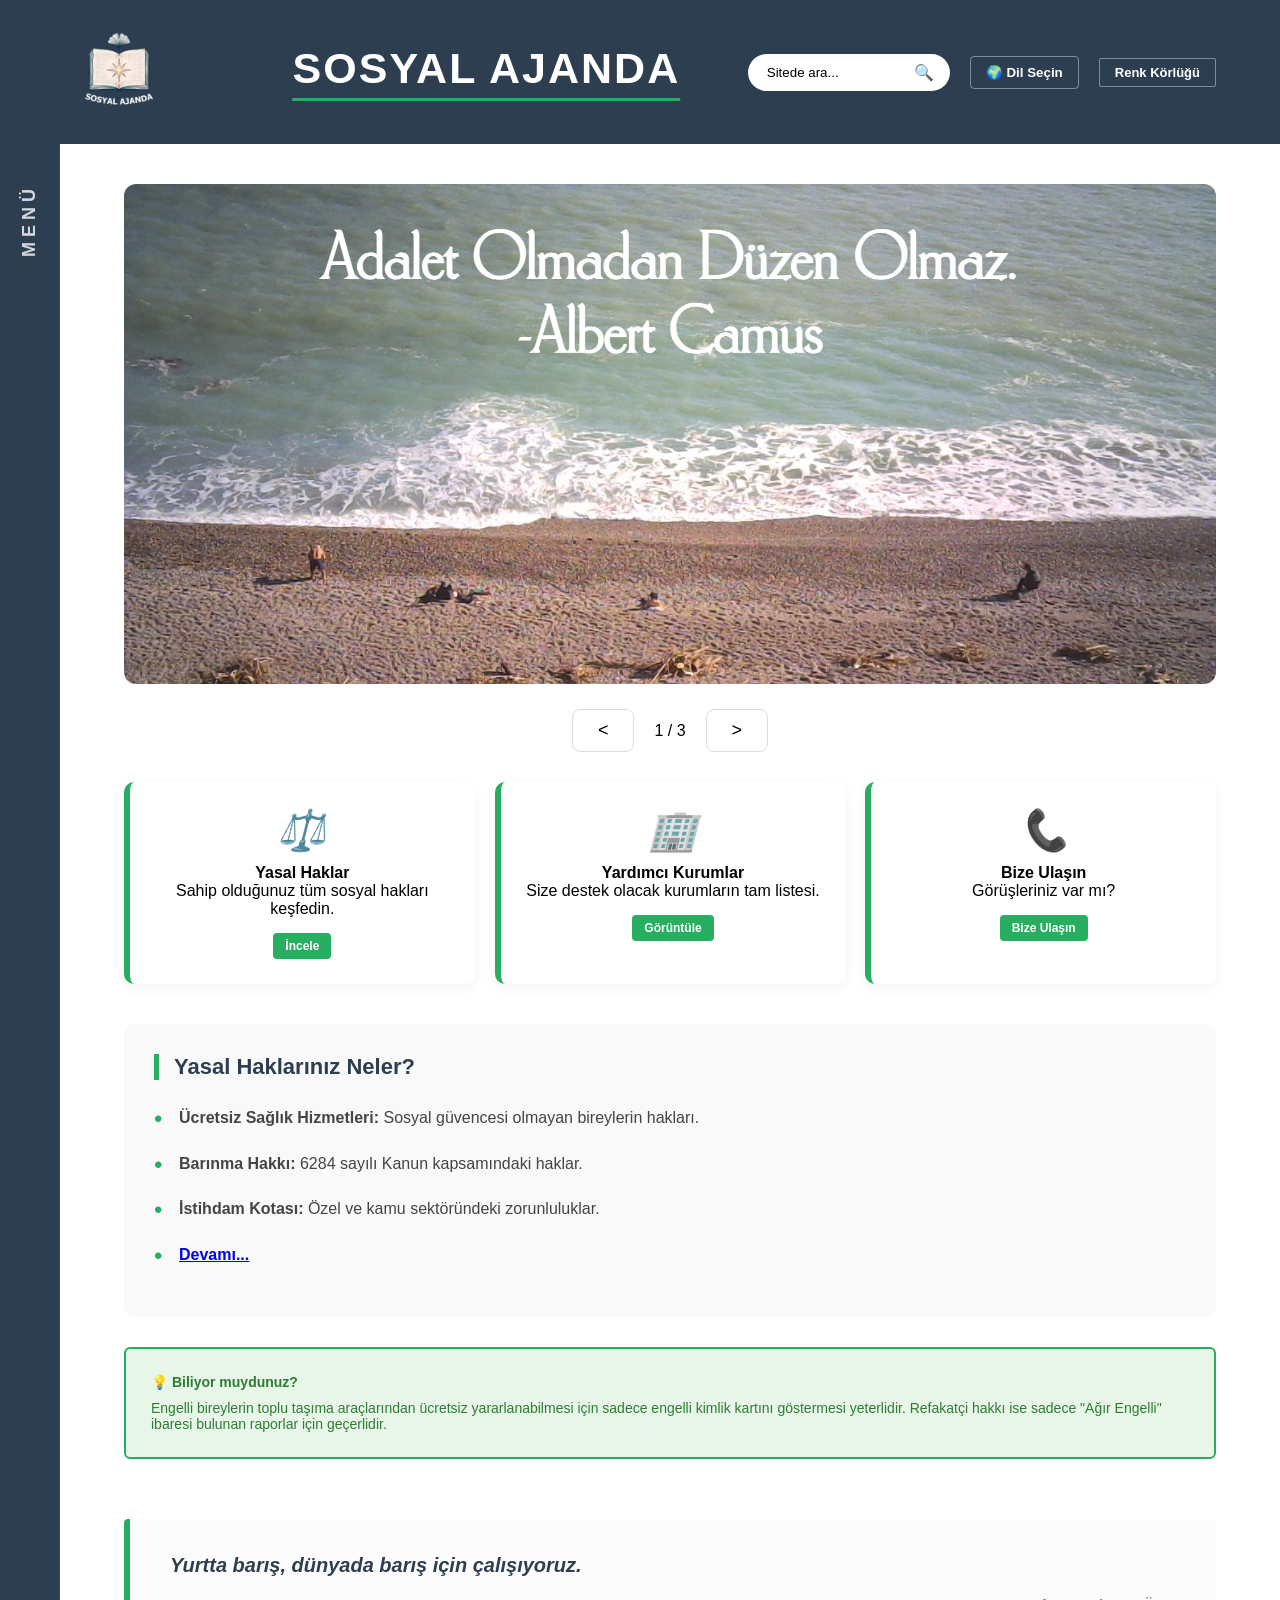
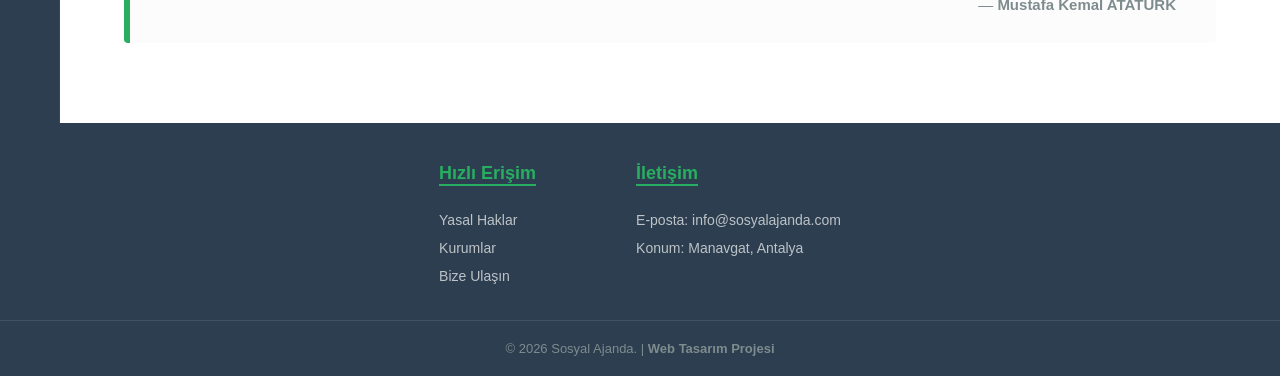
<file: index.html>
<!DOCTYPE html>
<html lang="tr">

<head>
    <meta charset="UTF-8">
    <meta name="viewport" content="width=device-width, initial-scale=1.0">
    <title>Anasayfa</title>
    <link rel="icon" href="gorseller/favicon.png">
    <link rel="stylesheet" href="style.css">
</head>

<body>
    <div id="web">
        <header id="banner">
            <div>
                <a href="index.html"><img src="gorseller/SiteLogo.png" alt="logo" class="logo"></a>
            </div>
            <div class="AnaAyarlar">
                <h1>SOSYAL AJANDA</h1>
                <div class="AramaKutusu">
                    <input type="text" id="aramaInput" placeholder="Sitede ara..." autocomplete="off">
                    <button type="button" id="aramaButonu">🔍</button>
                </div>
                <nav class="DilMenuKapsayici">
                    <button class="DilAnaButon">🌍 Dil Seçin</button>
                    <div class="DilListesi">
                        <a href="javascript:void(0)" onclick="dilDegistir('en')">English</a>
                        <a href="javascript:void(0)" onclick="dilDegistir('ru')">Русский</a>
                        <a href="javascript:void(0)" onclick="dilDegistir('it')">İtaliano</a>
                        <a href="javascript:void(0)" onclick="dilDegistir('fr')">Français</a>
                        <a href="javascript:void(0)" onclick="dilDegistir('de')">Deutsch</a>
                        <a href="javascript:void(0)" onclick="dilDegistir('tr')">Türkçe</a>
                    </div>
                </nav>
                <div id="google_translate_element" style="display:none !important;"></div>
                <div class="RenkMenu">
                    <button class="RenkButon">Renk Körlüğü</button>
                    <div class="RenkSecim">
                        <input type="radio" name="renk-modu" id="NormalGörünüm" checked>
                        <label for="NormalGörünüm">Normal Görünüm</label>

                        <input type="radio" name="renk-modu" id="GriMod">
                        <label for="GriMod">Tam Renk Körlüğü (Gri)</label>

                        <input type="radio" name="renk-modu" id="KirmiziMod">
                        <label for="KirmiziMod">Protanopi (Kırmızı)</label>

                        <input type="radio" name="renk-modu" id="YesilMod">
                        <label for="YesilMod">Deuteranopi (Yeşil)</label>
                    </div>
                </div>
            </div>
        </header>

        <div id="AnaGovde">
            <aside id="menu">
                <div class="YanBaslik">MENÜ</div>
                <ul>
                    <li><a href="index.html">Anasayfa</a></li>
                    <li><a href="kurumlar.html">Yardımcı Kurumlar</a></li>
                    <li><a href="haklar.html">Yasal Haklar</a></li>
                    <li><a href="hikayeler.html">Başarı Hikayeleri</a></li>
                    <li><a href="hakkimizda.html">Hakkımızda</a></li>
                    <li><a href="iletisim.html">İletişim</a></li>
                </ul>
            </aside>

            <main id="icerik">
                <section id="Slider">
                    <img src="gorseller/SlideGorsel1.jpg" alt="gorsel1" class="Resim aktif" width="900">
                    <img src="gorseller/SlideGorsel2.jpg" alt="gorsel2" class="Resim" width="900">
                    <img src="gorseller/SlideGorsel3.jpg" alt="gorsel3" class="Resim" width="900">
                    <div class="tus">
                        <button onclick="degistir(-1)">&lt;</button>
                        <span id="sayac">1 / 3</span>
                        <button onclick="degistir(1)">&gt;</button>
                    </div>
                </section>

                <section class="KartAlani">
                    <div class="Kart">
                        <i>⚖️</i>
                        <h4>Yasal Haklar</h4>
                        <p>Sahip olduğunuz tüm sosyal hakları keşfedin.</p>
                        <a href="haklar.html" class="WebButon" style="margin-top: 15px;">İncele</a>
                    </div>

                    <div class="Kart">
                        <i>🏢</i>
                        <h4>Yardımcı Kurumlar</h4>
                        <p>Size destek olacak kurumların tam listesi.</p>
                        <a href="kurumlar.html" class="WebButon" style="margin-top: 15px;">Görüntüle</a>
                    </div>

                    <div class="Kart">
                        <i>📞</i>
                        <h4>Bize Ulaşın</h4>
                        <p>Görüşleriniz var mı?</p>
                        <a href="iletisim.html" class="WebButon" style="margin-top: 15px;">Bize Ulaşın</a>
                    </div>
                </section>

                <section id="BilgiKutusu">
                    <h3>Yasal Haklarınız Neler?</h3>
                    <ul>
                        <li><strong>Ücretsiz Sağlık Hizmetleri:</strong> Sosyal güvencesi olmayan bireylerin hakları.
                        </li>
                        <li><strong>Barınma Hakkı:</strong> 6284 sayılı Kanun kapsamındaki haklar.</li>
                        <li><strong>İstihdam Kotası:</strong> Özel ve kamu sektöründeki zorunluluklar.</li>
                        <li><strong><a href="haklar.html">Devamı...</a></strong></li>
                    </ul>
                </section>

                <section class="KisaNot"
                    style="padding: 25px; border-style: solid; border-width: 2px; margin-top: 30px;">
                    <h4 style="color: #2e7d32; margin-bottom: 10px;">💡 Biliyor muydunuz?</h4>
                    <p>
                        Engelli bireylerin toplu taşıma araçlarından ücretsiz yararlanabilmesi için sadece engelli
                        kimlik kartını göstermesi yeterlidir. Refakatçi hakkı ise sadece "Ağır Engelli" ibaresi bulunan
                        raporlar için geçerlidir.
                    </p>
                </section>

                <section id="AtaturkSözü">
                    <div class="SozIcerik">
                        <div class="Tirnak"></div>
                        <blockquote cite="https://www.ktb.gov.tr/TR-96468/siyaset-ve-baris.html">
                            Yurtta barış, dünyada barış için çalışıyoruz.
                        </blockquote>
                        <div class="YazarIsmi">— <strong>Mustafa Kemal ATATÜRK</strong></div>
                    </div>
                </section>
            </main>
        </div>

        <footer>
            <div class="AltIcerik">
                <div class="AltSutun">
                    <h4>Hızlı Erişim</h4>
                    <ul>
                        <li><a href="haklar.html">Yasal Haklar</a></li>
                        <li><a href="kurumlar.html">Kurumlar</a></li>
                        <li><a href="iletisim.html">Bize Ulaşın</a></li>
                    </ul>
                </div>
                <div class="AltSutun">
                    <h4>İletişim</h4>
                    <p>E-posta: info@sosyalajanda.com</p>
                    <p>Konum: Manavgat, Antalya</p>
                </div>
            </div>
            <hr>
            <div class="TelifYazisi">
                <p>&copy; 2026 Sosyal Ajanda. | <strong>Web Tasarım Projesi</strong></p>
            </div>
        </footer>
    </div>
    <script src="https://translate.google.com/translate_a/element.js?cb=googleTranslateElementInit"></script>
    <script src="script.js"></script>
</body>

</html>
</file>
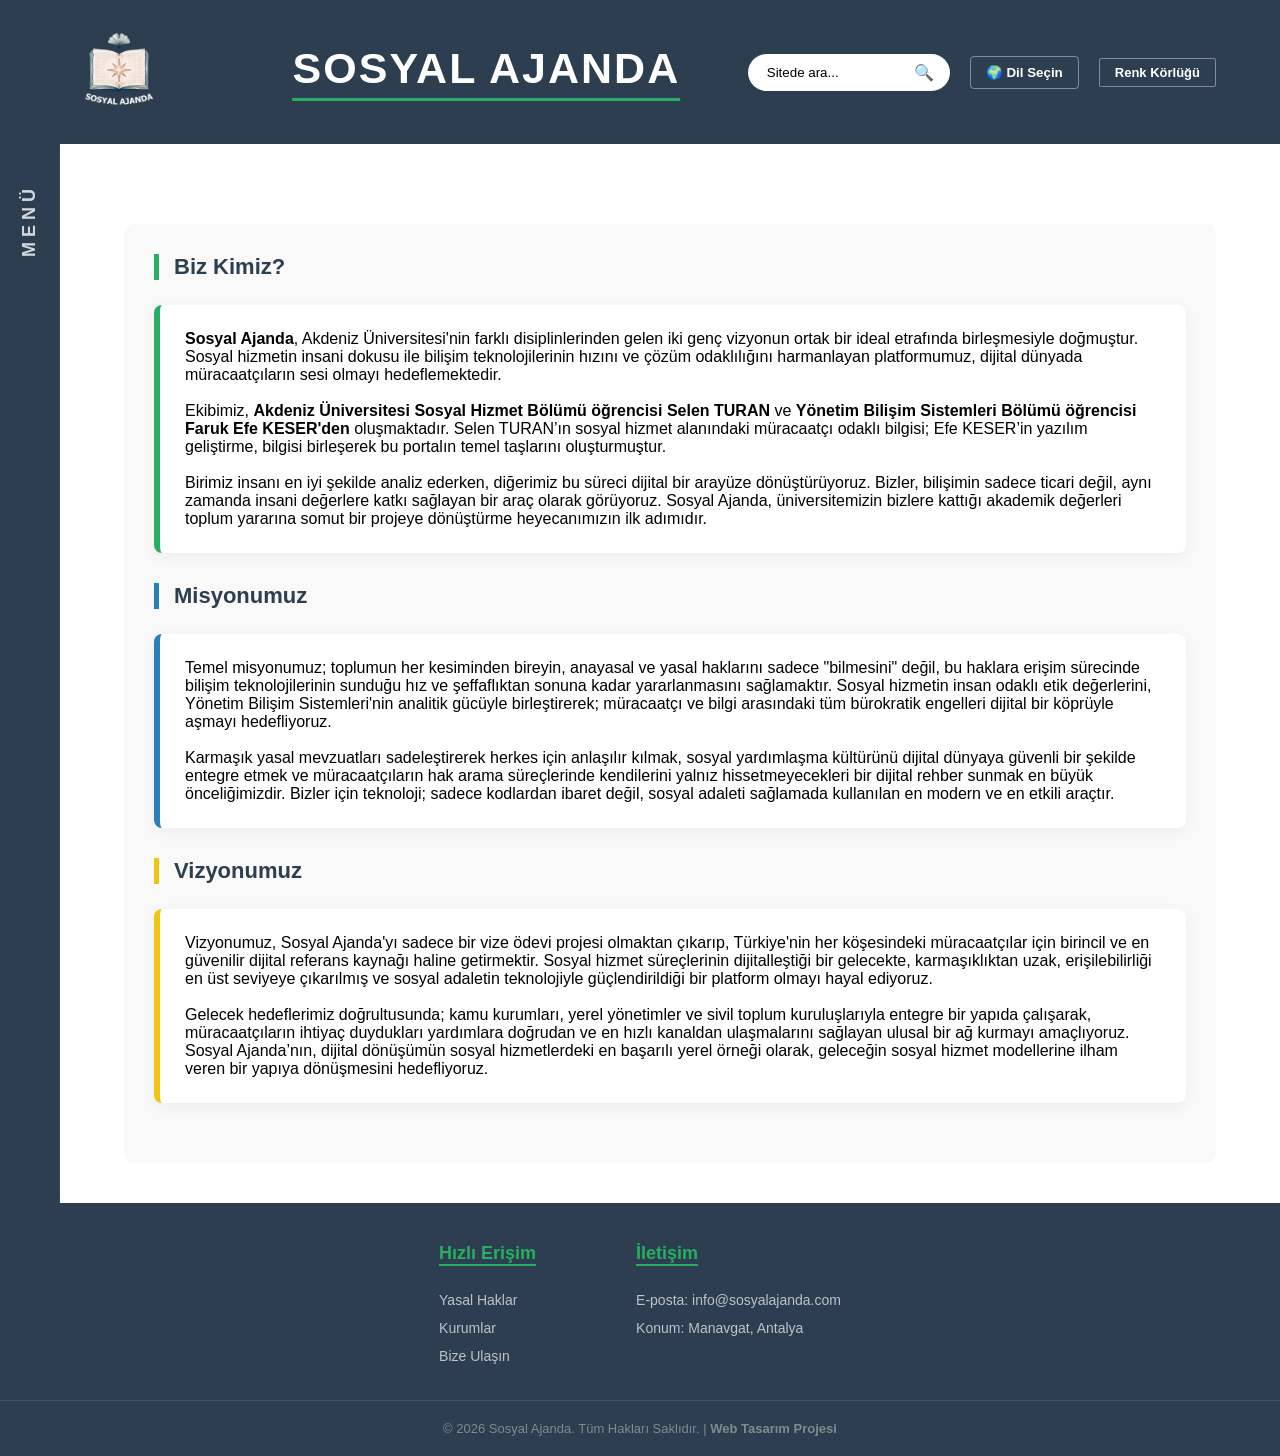
<file: hakkimizda.html>
<!DOCTYPE html>
<html lang="tr">

<head>
    <meta charset="UTF-8">
    <meta name="viewport" content="width=device-width, initial-scale=1.0">
    <title>Hakkımızda</title>
    <link rel="icon" href="gorseller/favicon.png">
    <link rel="stylesheet" href="style.css">
</head>

<body>
    <div id="web">
        <header id="banner">
            <div style="display: flex; align-items: center;">
                <a href="index.html"><img src="gorseller/SiteLogo.png" alt="logo" class="logo"></a>
                <h1>SOSYAL AJANDA</h1>
            </div>

            <div class="AnaAyarlar">
                <div class="AramaKutusu">
                    <input type="text" id="aramaInput" placeholder="Sitede ara..." autocomplete="off">
                    <button type="button" id="aramaButonu">🔍</button>
                </div>
                <nav class="DilMenuKapsayici">
                    <button class="DilAnaButon">🌍 Dil Seçin</button>
                    <div class="DilListesi">
                        <a href="javascript:void(0)" onclick="dilDegistir('en')">English</a>
                        <a href="javascript:void(0)" onclick="dilDegistir('ru')">Русский</a>
                        <a href="javascript:void(0)" onclick="dilDegistir('it')">İtaliano</a>
                        <a href="javascript:void(0)" onclick="dilDegistir('fr')">Français</a>
                        <a href="javascript:void(0)" onclick="dilDegistir('de')">Deutsch</a>
                        <a href="javascript:void(0)" onclick="dilDegistir('tr')">Türkçe</a>
                    </div>
                </nav>
                <div id="google_translate_element" style="display:none !important;"></div>
                <div class="RenkMenu">
                    <button class="RenkButon">Renk Körlüğü</button>
                    <div class="RenkSecim">
                        <input type="radio" name="renk-modu" id="NormalGörünüm" checked>
                        <label for="NormalGörünüm">Normal Görünüm</label>
                        <input type="radio" name="renk-modu" id="GriMod">
                        <label for="GriMod">Tam Renk Körlüğü (Gri)</label>
                        <input type="radio" name="renk-modu" id="KirmiziMod">
                        <label for="KirmiziMod">Protanopi (Kırmızı)</label>
                        <input type="radio" name="renk-modu" id="YesilMod">
                        <label for="YesilMod">Deuteranopi (Yeşil)</label>
                    </div>
                </div>
            </div>
        </header>

        <div id="AnaGovde">
            <aside id="menu">
                <div class="YanBaslik">MENÜ</div>
                <ul>
                    <li><a href="index.html">Anasayfa</a></li>
                    <li><a href="kurumlar.html">Yardımcı Kurumlar</a></li>
                    <li><a href="haklar.html">Yasal Haklar</a></li>
                    <li><a href="hikayeler.html">Başarı Hikayeleri</a></li>
                    <li><a href="hakkimizda.html">Hakkımızda</a></li>
                    <li><a href="iletisim.html">İletişim</a></li>
                </ul>
            </aside>

            <main id="icerik">
                <section id="BilgiKutusu">
                    <h3>Biz Kimiz?</h3>
                    <div class="HikayeKapsayici">
                        <p> <strong>Sosyal Ajanda</strong>, Akdeniz Üniversitesi'nin farklı disiplinlerinden gelen iki
                            genç vizyonun ortak
                            bir ideal etrafında birleşmesiyle doğmuştur. Sosyal hizmetin insani dokusu ile bilişim
                            teknolojilerinin hızını ve çözüm odaklılığını harmanlayan platformumuz, dijital dünyada
                            müracaatçıların sesi olmayı hedeflemektedir.
                            <br><br>
                            Ekibimiz, <strong>Akdeniz Üniversitesi Sosyal Hizmet Bölümü öğrencisi Selen TURAN</strong>
                            ve <strong>Yönetim Bilişim
                                Sistemleri Bölümü öğrencisi Faruk Efe KESER'den</strong> oluşmaktadır. Selen TURAN’ın
                            sosyal
                            hizmet alanındaki müracaatçı odaklı bilgisi; Efe KESER’in
                            yazılım geliştirme, bilgisi birleşerek bu portalın
                            temel taşlarını oluşturmuştur.
                            <br><br>
                            Birimiz insanı en iyi şekilde
                            analiz ederken, diğerimiz bu süreci dijital
                            bir arayüze dönüştürüyoruz. Bizler, bilişimin sadece ticari değil, aynı zamanda insani
                            değerlere katkı sağlayan bir araç olarak görüyoruz. Sosyal Ajanda, üniversitemizin bizlere
                            kattığı akademik
                            değerleri toplum yararına somut bir projeye dönüştürme heyecanımızın ilk adımıdır.
                        </p>
                    </div>

                    <h3 style="border-left-color: #2980b9">Misyonumuz</h3>
                    <div class="HikayeKapsayici MisyonKutusu">
                        <p>Temel misyonumuz; toplumun her kesiminden bireyin, anayasal ve yasal haklarını sadece
                            "bilmesini" değil, bu haklara erişim sürecinde bilişim teknolojilerinin sunduğu hız ve
                            şeffaflıktan sonuna kadar yararlanmasını sağlamaktır. Sosyal hizmetin insan odaklı etik
                            değerlerini, Yönetim Bilişim Sistemleri'nin analitik gücüyle birleştirerek; müracaatçı ve
                            bilgi arasındaki tüm bürokratik engelleri dijital bir köprüyle aşmayı hedefliyoruz.
                            <br><br>
                            Karmaşık yasal mevzuatları sadeleştirerek herkes için anlaşılır kılmak, sosyal yardımlaşma
                            kültürünü dijital dünyaya güvenli bir şekilde entegre etmek ve müracaatçıların hak arama
                            süreçlerinde kendilerini yalnız hissetmeyecekleri bir dijital rehber sunmak en büyük
                            önceliğimizdir. Bizler için teknoloji; sadece kodlardan ibaret değil, sosyal adaleti
                            sağlamada kullanılan en modern ve en etkili araçtır.
                        </p>
                    </div>

                    <h3 style="border-left-color: #f1c40f">Vizyonumuz</h3>
                    <div class="HikayeKapsayici VizyonKutusu">
                        <p>
                            Vizyonumuz, Sosyal Ajanda'yı sadece bir vize ödevi projesi olmaktan çıkarıp, Türkiye'nin her
                            köşesindeki müracaatçılar için birincil ve en güvenilir dijital referans kaynağı haline
                            getirmektir. Sosyal hizmet süreçlerinin dijitalleştiği bir gelecekte, karmaşıklıktan uzak,
                            erişilebilirliği en üst seviyeye çıkarılmış ve sosyal adaletin teknolojiyle güçlendirildiği
                            bir platform olmayı hayal ediyoruz.
                            <br><br>
                            Gelecek hedeflerimiz doğrultusunda; kamu kurumları, yerel yönetimler ve sivil toplum
                            kuruluşlarıyla entegre bir yapıda çalışarak, müracaatçıların ihtiyaç duydukları yardımlara
                            doğrudan ve en hızlı kanaldan ulaşmalarını sağlayan ulusal bir ağ kurmayı amaçlıyoruz.
                            Sosyal Ajanda’nın, dijital dönüşümün sosyal hizmetlerdeki en başarılı yerel örneği olarak,
                            geleceğin sosyal hizmet modellerine ilham veren bir yapıya dönüşmesini hedefliyoruz.
                        </p>
                    </div>
                </section>
            </main>
        </div>

        <footer>
            <div class="AltIcerik">
                <div class="AltSutun">
                    <h4>Hızlı Erişim</h4>
                    <ul>
                        <li><a href="haklar.html">Yasal Haklar</a></li>
                        <li><a href="kurumlar.html">Kurumlar</a></li>
                        <li><a href="iletisim.html">Bize Ulaşın</a></li>
                    </ul>
                </div>
                <div class="AltSutun">
                    <h4>İletişim</h4>
                    <p>E-posta: info@sosyalajanda.com</p>
                    <p>Konum: Manavgat, Antalya</p>
                </div>
            </div>
            <hr>
            <div class="TelifYazisi">
                <p>&copy; 2026 Sosyal Ajanda. Tüm Hakları Saklıdır. | <strong>Web Tasarım Projesi</strong></p>
            </div>
        </footer>
    </div>
    <script src="https://translate.google.com/translate_a/element.js?cb=googleTranslateElementInit"></script>
    <script src="script.js"></script>
</body>

</html>
</file>
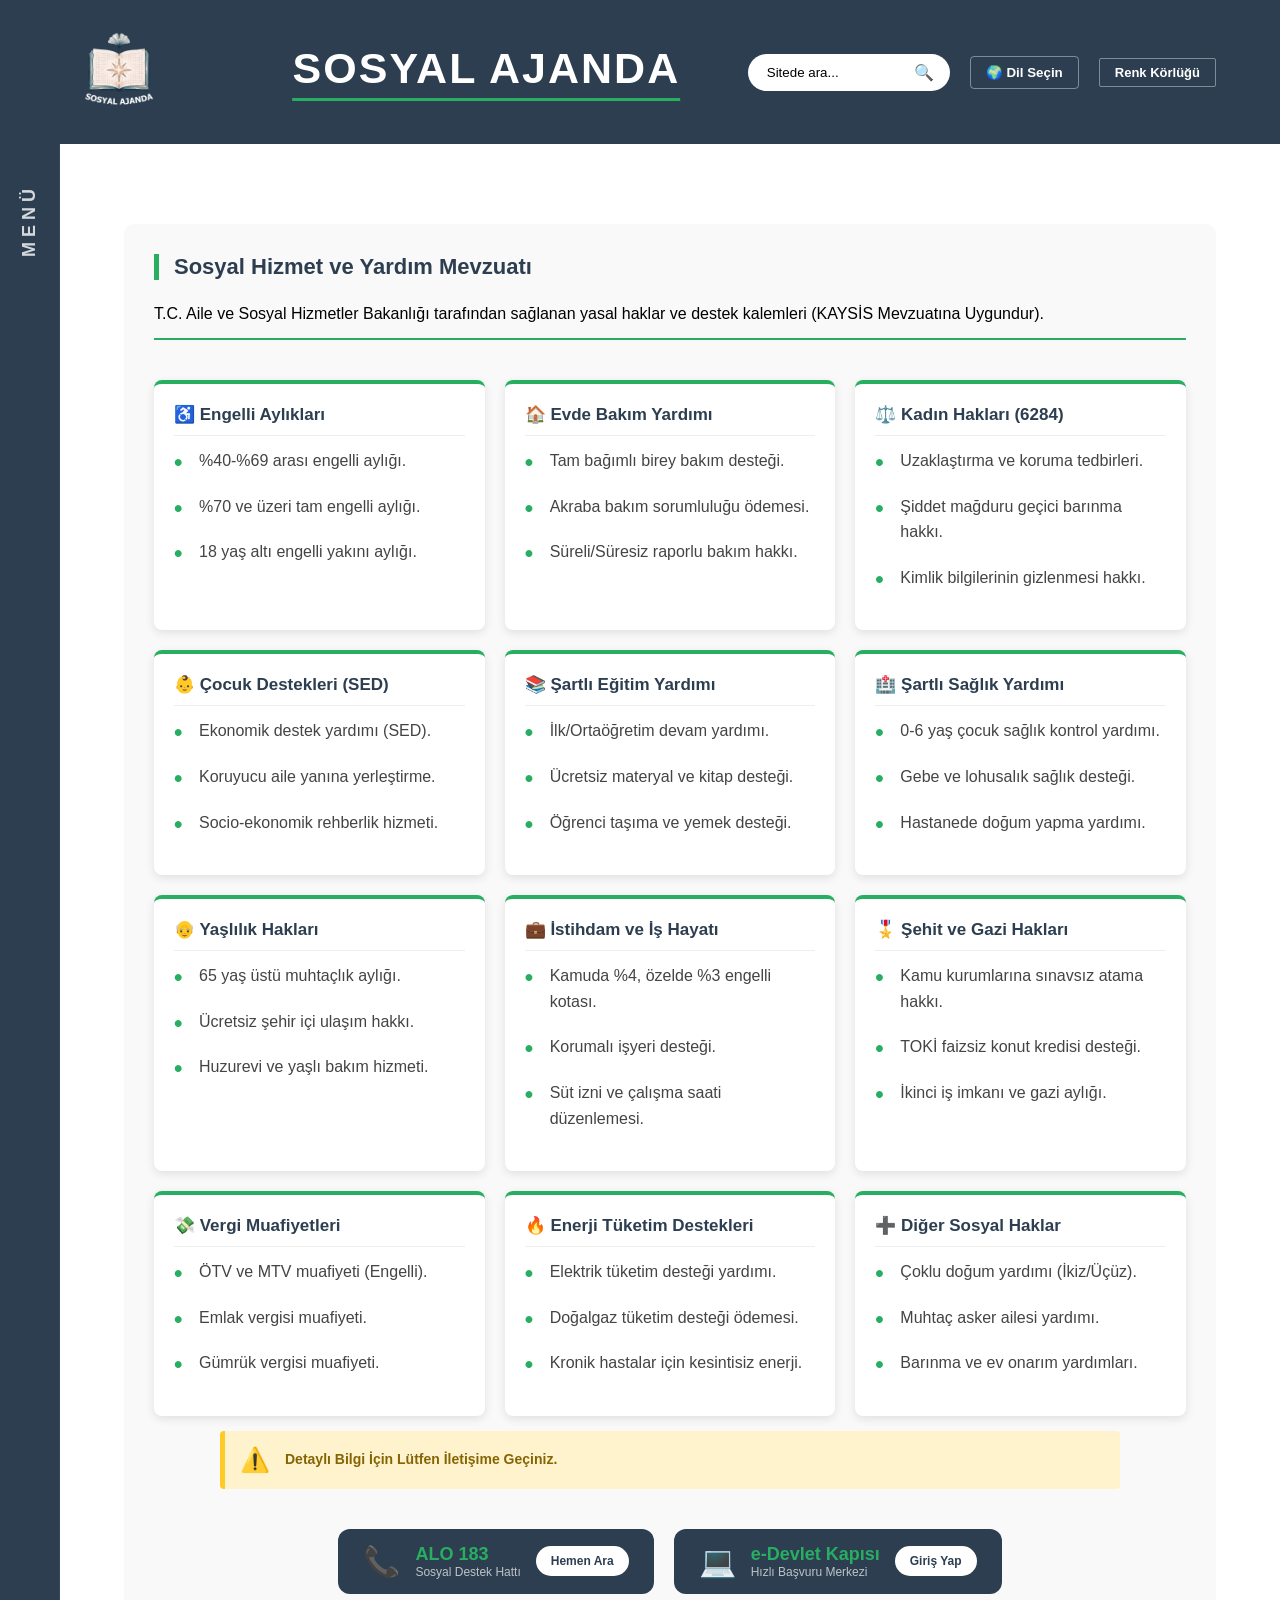
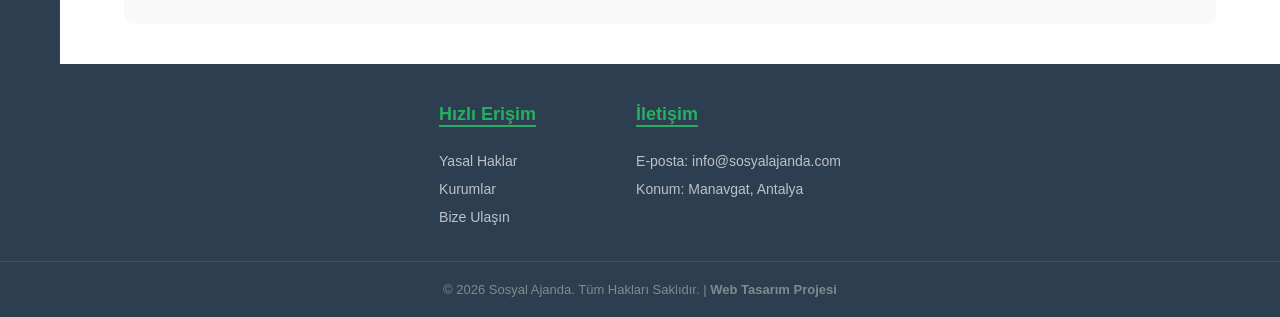
<file: haklar.html>
<!DOCTYPE html>
<html lang="tr">

<head>
    <meta charset="UTF-8">
    <meta name="viewport" content="width=device-width, initial-scale=1.0">
    <title>Yasal Haklar</title>
    <link rel="icon" href="gorseller/favicon.png">
    <link rel="stylesheet" href="style.css">
</head>

<body>
    <div id="web">
        <header id="banner">
            <div style="display: flex; align-items: center;">
                <a href="index.html"><img src="gorseller/SiteLogo.png" alt="logo" class="logo"></a>
                <h1>SOSYAL AJANDA</h1>
            </div>

            <div class="AnaAyarlar">
                <div class="AramaKutusu">
                    <input type="text" id="aramaInput" placeholder="Sitede ara..." autocomplete="off">
                    <button type="button" id="aramaButonu">🔍</button>
                </div>
                <nav class="DilMenuKapsayici">
                    <button class="DilAnaButon">🌍 Dil Seçin</button>
                    <div class="DilListesi">
                        <a href="javascript:void(0)" onclick="dilDegistir('en')">English</a>
                        <a href="javascript:void(0)" onclick="dilDegistir('ru')">Русский</a>
                        <a href="javascript:void(0)" onclick="dilDegistir('it')">İtaliano</a>
                        <a href="javascript:void(0)" onclick="dilDegistir('fr')">Français</a>
                        <a href="javascript:void(0)" onclick="dilDegistir('de')">Deutsch</a>
                        <a href="javascript:void(0)" onclick="dilDegistir('tr')">Türkçe</a>
                    </div>
                </nav>
                <div id="google_translate_element" style="display:none !important;"></div>
                <div class="RenkMenu">
                    <button class="RenkButon">Renk Körlüğü</button>
                    <div class="RenkSecim">
                        <input type="radio" name="renk-modu" id="NormalGörünüm" checked>
                        <label for="NormalGörünüm">Normal Görünüm</label>
                        <input type="radio" name="renk-modu" id="GriMod">
                        <label for="GriMod">Tam Renk Körlüğü (Gri)</label>
                        <input type="radio" name="renk-modu" id="KirmiziMod">
                        <label for="KirmiziMod">Protanopi (Kırmızı)</label>
                        <input type="radio" name="renk-modu" id="YesilMod">
                        <label for="YesilMod">Deuteranopi (Yeşil)</label>
                    </div>
                </div>
            </div>
        </header>

        <div id="AnaGovde">
            <aside id="menu">
                <div class="YanBaslik">MENÜ</div>
                <ul>
                    <li><a href="index.html">Anasayfa</a></li>
                    <li><a href="kurumlar.html">Yardımcı Kurumlar</a></li>
                    <li><a href="haklar.html">Yasal Haklar</a></li>
                    <li><a href="hikayeler.html">Başarı Hikayeleri</a></li>
                    <li><a href="hakkimizda.html">Hakkımızda</a></li>
                    <li><a href="iletisim.html">İletişim</a></li>
                </ul>
            </aside>

            <main id="icerik">
                <section id="BilgiKutusu">
                    <div class="HaklarUstBaslik">
                        <h3>Sosyal Hizmet ve Yardım Mevzuatı</h3>
                        <p>T.C. Aile ve Sosyal Hizmetler Bakanlığı tarafından sağlanan yasal haklar ve destek kalemleri
                            (KAYSİS Mevzuatına Uygundur).</p>
                    </div>

                    <div class="HaklarGrid">
                        <div class="HakKart">
                            <div class="KartBaslik">♿ Engelli Aylıkları</div>
                            <ul>
                                <li>%40-%69 arası engelli aylığı.</li>
                                <li>%70 ve üzeri tam engelli aylığı.</li>
                                <li>18 yaş altı engelli yakını aylığı.</li>
                            </ul>
                        </div>
                        <div class="HakKart">
                            <div class="KartBaslik">🏠 Evde Bakım Yardımı</div>
                            <ul>
                                <li>Tam bağımlı birey bakım desteği.</li>
                                <li>Akraba bakım sorumluluğu ödemesi.</li>
                                <li>Süreli/Süresiz raporlu bakım hakkı.</li>
                            </ul>
                        </div>
                        <div class="HakKart">
                            <div class="KartBaslik">⚖️ Kadın Hakları (6284)</div>
                            <ul>
                                <li>Uzaklaştırma ve koruma tedbirleri.</li>
                                <li>Şiddet mağduru geçici barınma hakkı.</li>
                                <li>Kimlik bilgilerinin gizlenmesi hakkı.</li>
                            </ul>
                        </div>

                        <div class="HakKart">
                            <div class="KartBaslik">👶 Çocuk Destekleri (SED)</div>
                            <ul>
                                <li>Ekonomik destek yardımı (SED).</li>
                                <li>Koruyucu aile yanına yerleştirme.</li>
                                <li>Socio-ekonomik rehberlik hizmeti.</li>
                            </ul>
                        </div>
                        <div class="HakKart">
                            <div class="KartBaslik">📚 Şartlı Eğitim Yardımı</div>
                            <ul>
                                <li>İlk/Ortaöğretim devam yardımı.</li>
                                <li>Ücretsiz materyal ve kitap desteği.</li>
                                <li>Öğrenci taşıma ve yemek desteği.</li>
                            </ul>
                        </div>
                        <div class="HakKart">
                            <div class="KartBaslik">🏥 Şartlı Sağlık Yardımı</div>
                            <ul>
                                <li>0-6 yaş çocuk sağlık kontrol yardımı.</li>
                                <li>Gebe ve lohusalık sağlık desteği.</li>
                                <li>Hastanede doğum yapma yardımı.</li>
                            </ul>
                        </div>

                        <div class="HakKart">
                            <div class="KartBaslik">👴 Yaşlılık Hakları</div>
                            <ul>
                                <li>65 yaş üstü muhtaçlık aylığı.</li>
                                <li>Ücretsiz şehir içi ulaşım hakkı.</li>
                                <li>Huzurevi ve yaşlı bakım hizmeti.</li>
                            </ul>
                        </div>
                        <div class="HakKart">
                            <div class="KartBaslik">💼 İstihdam ve İş Hayatı</div>
                            <ul>
                                <li>Kamuda %4, özelde %3 engelli kotası.</li>
                                <li>Korumalı işyeri desteği.</li>
                                <li>Süt izni ve çalışma saati düzenlemesi.</li>
                            </ul>
                        </div>
                        <div class="HakKart">
                            <div class="KartBaslik">🎖️ Şehit ve Gazi Hakları</div>
                            <ul>
                                <li>Kamu kurumlarına sınavsız atama hakkı.</li>
                                <li>TOKİ faizsiz konut kredisi desteği.</li>
                                <li>İkinci iş imkanı ve gazi aylığı.</li>
                            </ul>
                        </div>

                        <div class="HakKart">
                            <div class="KartBaslik">💸 Vergi Muafiyetleri</div>
                            <ul>
                                <li>ÖTV ve MTV muafiyeti (Engelli).</li>
                                <li>Emlak vergisi muafiyeti.</li>
                                <li>Gümrük vergisi muafiyeti.</li>
                            </ul>
                        </div>
                        <div class="HakKart">
                            <div class="KartBaslik">🔥 Enerji Tüketim Destekleri</div>
                            <ul>
                                <li>Elektrik tüketim desteği yardımı.</li>
                                <li>Doğalgaz tüketim desteği ödemesi.</li>
                                <li>Kronik hastalar için kesintisiz enerji.</li>
                            </ul>
                        </div>
                        <div class="HakKart">
                            <div class="KartBaslik">➕ Diğer Sosyal Haklar</div>
                            <ul>
                                <li>Çoklu doğum yardımı (İkiz/Üçüz).</li>
                                <li>Muhtaç asker ailesi yardımı.</li>
                                <li>Barınma ve ev onarım yardımları.</li>
                            </ul>
                        </div>
                    </div>
                    <div class="VideoUyarisi">
                        <span class="UyarıIkon">⚠️</span>
                        <p class="UyarıMetni">
                            <strong>Detaylı Bilgi İçin Lütfen İletişime Geçiniz.</strong>
                        </p>
                    </div>
                    <div class="ErisilebilirlikBar">
                        <div class="AksiyonKart">
                            <span class="Simge">📞</span>
                            <div class="Yazi">
                                <strong>ALO 183</strong>
                                <span>Sosyal Destek Hattı</span>
                            </div>
                            <a href="tel:183" class="AramaBtn">Hemen Ara</a>
                        </div>
                        <div class="AksiyonKart">
                            <span class="Simge">💻</span>
                            <div class="Yazi">
                                <strong>e-Devlet Kapısı</strong>
                                <span>Hızlı Başvuru Merkezi</span>
                            </div>
                            <a href="https://www.turkiye.gov.tr" target="_blank" class="AramaBtn">Giriş Yap</a>
                        </div>
                </section>
            </main>
        </div>

        <footer>
            <div class="AltIcerik">
                <div class="AltSutun">
                    <h4>Hızlı Erişim</h4>
                    <ul>
                        <li><a href="haklar.html">Yasal Haklar</a></li>
                        <li><a href="kurumlar.html">Kurumlar</a></li>
                        <li><a href="iletisim.html">Bize Ulaşın</a></li>
                    </ul>
                </div>
                <div class="AltSutun">
                    <h4>İletişim</h4>
                    <p>E-posta: info@sosyalajanda.com</p>
                    <p>Konum: Manavgat, Antalya</p>
                </div>
            </div>
            <hr>
            <div class="TelifYazisi">
                <p>&copy; 2026 Sosyal Ajanda. Tüm Hakları Saklıdır. | <strong>Web Tasarım Projesi</strong></p>
            </div>
        </footer>
    </div>
    <script src="https://translate.google.com/translate_a/element.js?cb=googleTranslateElementInit"></script>
    <script src="script.js"></script>
</body>

</html>
</file>
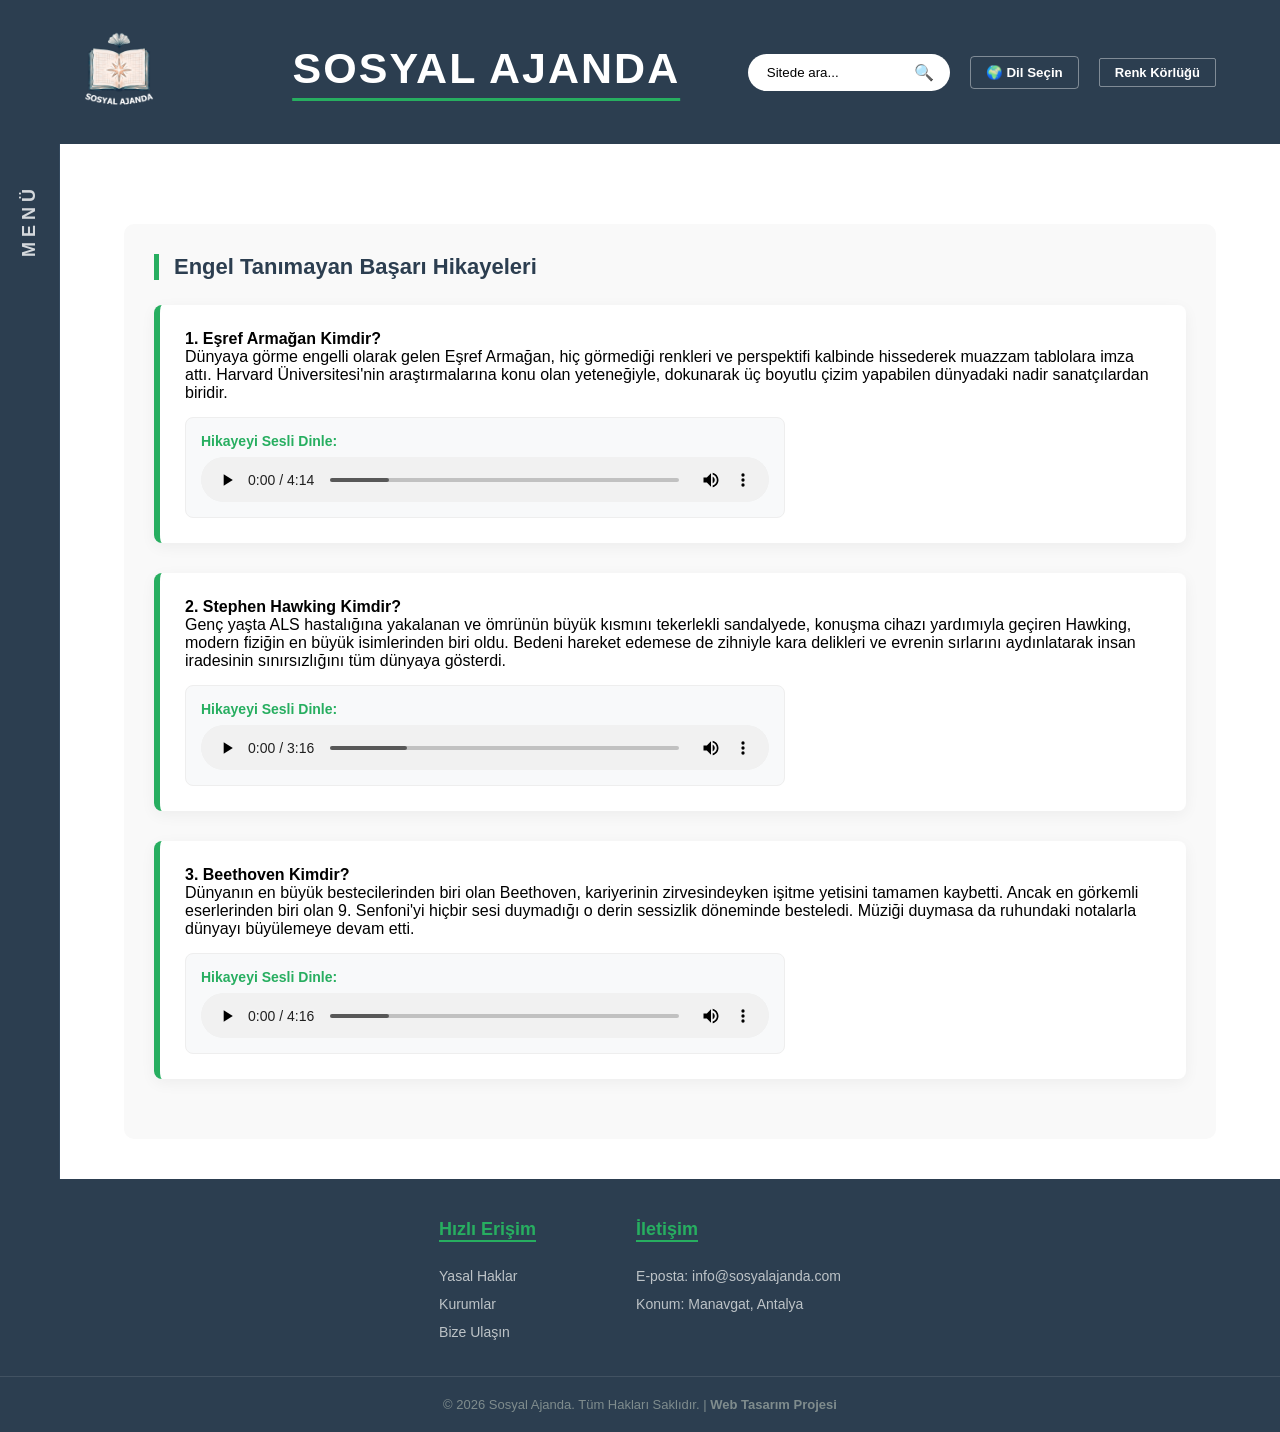
<file: hikayeler.html>
<!DOCTYPE html>
<html lang="tr">

<head>
    <meta charset="UTF-8">
    <meta name="viewport" content="width=device-width, initial-scale=1.0">
    <title>Başarı Hikayeleri</title>
    <link rel="icon" href="gorseller/favicon.png">
    <link rel="stylesheet" href="style.css">
</head>

<body>
    <div id="web">
        <header id="banner">
            <div style="display: flex; align-items: center;">
                <a href="index.html"><img src="gorseller/SiteLogo.png" alt="logo" class="logo"></a>
                <h1>SOSYAL AJANDA</h1>
            </div>

            <div class="AnaAyarlar">
                <div class="AramaKutusu">
                    <input type="text" id="aramaInput" placeholder="Sitede ara..." autocomplete="off">
                    <button type="button" id="aramaButonu">🔍</button>
                </div>
                <nav class="DilMenuKapsayici">
                    <button class="DilAnaButon">🌍 Dil Seçin</button>
                    <div class="DilListesi">
                        <a href="javascript:void(0)" onclick="dilDegistir('en')">English</a>
                        <a href="javascript:void(0)" onclick="dilDegistir('ru')">Русский</a>
                        <a href="javascript:void(0)" onclick="dilDegistir('it')">İtaliano</a>
                        <a href="javascript:void(0)" onclick="dilDegistir('fr')">Français</a>
                        <a href="javascript:void(0)" onclick="dilDegistir('de')">Deutsch</a>
                        <a href="javascript:void(0)" onclick="dilDegistir('tr')">Türkçe</a>
                    </div>
                </nav>
                <div id="google_translate_element" style="display:none !important;"></div>
                <div class="RenkMenu">
                    <button class="RenkButon">Renk Körlüğü</button>
                    <div class="RenkSecim">
                        <input type="radio" name="renk-modu" id="NormalGörünüm" checked>
                        <label for="NormalGörünüm">Normal Görünüm</label>

                        <input type="radio" name="renk-modu" id="GriMod">
                        <label for="GriMod">Tam Renk Körlüğü (Gri)</label>

                        <input type="radio" name="renk-modu" id="KirmiziMod">
                        <label for="KirmiziMod">Protanopi (Kırmızı)</label>

                        <input type="radio" name="renk-modu" id="YesilMod">
                        <label for="YesilMod">Deuteranopi (Yeşil)</label>
                    </div>
                </div>
            </div>
        </header>

        <div id="AnaGovde">
            <aside id="menu">
                <div class="YanBaslik">MENÜ</div>
                <ul>
                    <li><a href="index.html">Anasayfa</a></li>
                    <li><a href="kurumlar.html">Yardımcı Kurumlar</a></li>
                    <li><a href="haklar.html">Yasal Haklar</a></li>
                    <li><a href="hikayeler.html">Başarı Hikayeleri</a></li>
                    <li><a href="hakkimizda.html">Hakkımızda</a></li>
                    <li><a href="iletisim.html">İletişim</a></li>
                </ul>
            </aside>

            <main id="icerik">
                <section id="BilgiKutusu">
                    <h3>Engel Tanımayan Başarı Hikayeleri</h3>
                    <div class="HikayeKapsayici">
                        <h4>1. Eşref Armağan Kimdir?</h4>
                        <p>
                            Dünyaya görme engelli olarak gelen Eşref Armağan, hiç görmediği renkleri ve perspektifi
                            kalbinde hissederek muazzam tablolara imza attı.
                            Harvard Üniversitesi'nin araştırmalarına konu olan yeteneğiyle, dokunarak üç boyutlu çizim
                            yapabilen dünyadaki nadir sanatçılardan biridir.
                        </p>
                        <div class="SesKutusu">
                            <p><strong>Hikayeyi Sesli Dinle:</strong></p>
                            <audio controls>
                                <source src="sesler/ArmaganSes.mp3" type="audio/mpeg">
                                Tarayıcınız ses öğesini desteklemiyor.
                            </audio>
                        </div>
                    </div>

                    <div class="HikayeKapsayici">
                        <h4>2. Stephen Hawking Kimdir?</h4>
                        <p>
                            Genç yaşta ALS hastalığına yakalanan ve ömrünün büyük kısmını tekerlekli sandalyede, konuşma
                            cihazı yardımıyla geçiren Hawking, modern fiziğin en büyük isimlerinden biri oldu.
                            Bedeni hareket edemese de zihniyle kara delikleri ve evrenin sırlarını aydınlatarak insan
                            iradesinin sınırsızlığını tüm dünyaya gösterdi.
                        </p>
                        <div class="SesKutusu">
                            <p><strong>Hikayeyi Sesli Dinle:</strong></p>
                            <audio controls>
                                <source src="sesler/HawkingSes.mp3" type="audio/mpeg">
                                Tarayıcınız ses öğesini desteklemiyor.
                            </audio>
                        </div>
                    </div>

                    <div class="HikayeKapsayici">
                        <h4>3. Beethoven Kimdir?</h4>
                        <p>
                            Dünyanın en büyük bestecilerinden biri olan Beethoven, kariyerinin zirvesindeyken işitme
                            yetisini tamamen kaybetti.
                            Ancak en görkemli eserlerinden biri olan 9. Senfoni'yi hiçbir sesi duymadığı o derin
                            sessizlik döneminde besteledi. Müziği duymasa da ruhundaki notalarla dünyayı büyülemeye
                            devam etti.
                        </p>
                        <div class="SesKutusu">
                            <p><strong>Hikayeyi Sesli Dinle:</strong></p>
                            <audio controls>
                                <source src="sesler/BeethovenSes.mp3" type="audio/mpeg">
                                Tarayıcınız ses öğesini desteklemiyor.
                            </audio>
                        </div>
                    </div>

                </section>
            </main>
        </div>

        <footer>
            <div class="AltIcerik">
                <div class="AltSutun">
                    <h4>Hızlı Erişim</h4>
                    <ul>
                        <li><a href="haklar.html">Yasal Haklar</a></li>
                        <li><a href="kurumlar.html">Kurumlar</a></li>
                        <li><a href="iletisim.html">Bize Ulaşın</a></li>
                    </ul>
                </div>
                <div class="AltSutun">
                    <h4>İletişim</h4>
                    <p>E-posta: info@sosyalajanda.com</p>
                    <p>Konum: Manavgat, Antalya</p>
                </div>
            </div>
            <hr>
            <div class="TelifYazisi">
                <p>&copy; 2026 Sosyal Ajanda. Tüm Hakları Saklıdır. | <strong>Web Tasarım Projesi</strong></p>
            </div>
        </footer>
    </div>
    <script src="https://translate.google.com/translate_a/element.js?cb=googleTranslateElementInit"></script>
    <script src="script.js"></script>
</body>

</html>
</file>
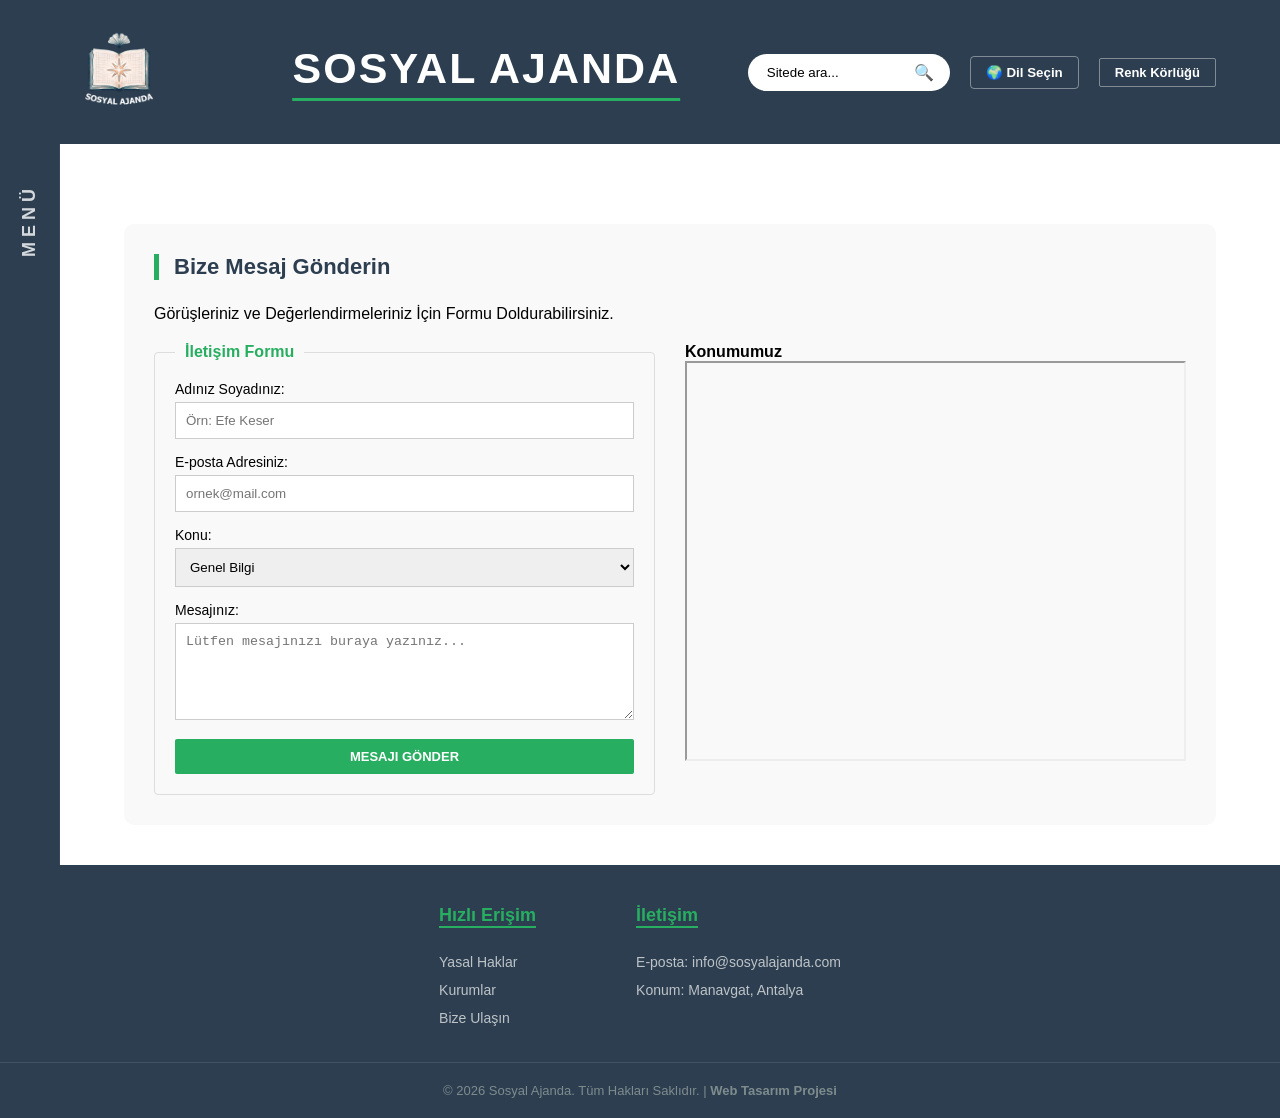
<file: iletisim.html>
<!DOCTYPE html>
<html lang="tr">

<head>
    <meta charset="UTF-8">
    <meta name="viewport" content="width=device-width, initial-scale=1.0">
    <title>İletişim</title>
    <link rel="icon" href="gorseller/favicon.png">
    <link rel="stylesheet" href="style.css">
</head>

<body>
    <div id="web">
        <header id="banner">
            <div style="display: flex; align-items: center;">
                <a href="index.html"><img src="gorseller/SiteLogo.png" alt="logo" class="logo"></a>
                <h1>SOSYAL AJANDA</h1>
            </div>

            <div class="AnaAyarlar">
                <div class="AramaKutusu">
                    <input type="text" id="aramaInput" placeholder="Sitede ara..." autocomplete="off">
                    <button type="button" id="aramaButonu">🔍</button>
                </div>
                <nav class="DilMenuKapsayici">
                    <button class="DilAnaButon">🌍 Dil Seçin</button>
                    <div class="DilListesi">
                        <a href="javascript:void(0)" onclick="dilDegistir('en')">English</a>
                        <a href="javascript:void(0)" onclick="dilDegistir('ru')">Русский</a>
                        <a href="javascript:void(0)" onclick="dilDegistir('it')">İtaliano</a>
                        <a href="javascript:void(0)" onclick="dilDegistir('fr')">Français</a>
                        <a href="javascript:void(0)" onclick="dilDegistir('de')">Deutsch</a>
                        <a href="javascript:void(0)" onclick="dilDegistir('tr')">Türkçe</a>
                    </div>
                </nav>
                <div id="google_translate_element" style="display:none !important;"></div>
                <div class="RenkMenu">
                    <button class="RenkButon">Renk Körlüğü</button>
                    <div class="RenkSecim">
                        <input type="radio" name="renk-modu" id="NormalGörünüm" checked>
                        <label for="NormalGörünüm">Normal Görünüm</label>

                        <input type="radio" name="renk-modu" id="GriMod">
                        <label for="GriMod">Tam Renk Körlüğü (Gri)</label>

                        <input type="radio" name="renk-modu" id="KirmiziMod">
                        <label for="KirmiziMod">Protanopi (Kırmızı)</label>

                        <input type="radio" name="renk-modu" id="YesilMod">
                        <label for="YesilMod">Deuteranopi (Yeşil)</label>
                    </div>
                </div>
            </div>
        </header>

        <div id="AnaGovde">
            <aside id="menu">
                <div class="YanBaslik">MENÜ</div>
                <ul>
                    <li><a href="index.html">Anasayfa</a></li>
                    <li><a href="kurumlar.html">Yardımcı Kurumlar</a></li>
                    <li><a href="haklar.html">Yasal Haklar</a></li>
                    <li><a href="hikayeler.html">Başarı Hikayeleri</a></li>
                    <li><a href="hakkimizda.html">Hakkımızda</a></li>
                    <li><a href="iletisim.html">İletişim</a></li>
                </ul>
            </aside>

            <main id="icerik">
                <section id="BilgiKutusu">
                    <h3>Bize Mesaj Gönderin</h3>
                    <p>Görüşleriniz ve Değerlendirmeleriniz İçin Formu Doldurabilirsiniz.</p>

                    <div class="IletisimKapsayici">
                        <div class="FormAlani">
                            <form action="#" method="post">
                                <fieldset class="FormGrup">
                                    <legend class="FormBaslik">İletişim Formu</legend>

                                    <p class="FormSatir">
                                        <label for="adSoyad">Adınız Soyadınız:</label>
                                        <input type="text" id="adSoyad" name="adSoyad" required
                                            placeholder="Örn: Efe Keser">
                                    </p>

                                    <p class="FormSatir">
                                        <label for="eposta">E-posta Adresiniz:</label>
                                        <input type="email" id="eposta" name="eposta" required
                                            placeholder="ornek@mail.com">
                                    </p>

                                    <p class="FormSatir">
                                        <label for="konu">Konu:</label>
                                        <select id="konu" name="konu">
                                            <option value="bilgi">Genel Bilgi</option>
                                            <option value="destek">Sosyal Destek</option>
                                            <option value="diger">Diğer</option>
                                        </select>
                                    </p>

                                    <p class="FormSatir">
                                        <label for="mesaj">Mesajınız:</label>
                                        <textarea id="mesaj" name="mesaj" rows="5"
                                            placeholder="Lütfen mesajınızı buraya yazınız..."></textarea>
                                    </p>

                                    <button type="submit" class="RenkButon FormButon">MESAJI GÖNDER</button>
                                </fieldset>
                            </form>
                        </div>

                        <div class="HaritaAlani">
                            <h4>Konumumuz</h4>
                            <iframe
                                src="https://www.google.com/maps/embed?pb=!1m18!1m12!1m3!1d51145.41873130765!2d31.3917808!3d36.7804473!2m3!1f0!2f0!3f0!3m2!1i1024!2i768!4f13.1!3m3!1m2!1s0x14c33054174313f9%3A0xc622634e2b0201!2sManavgat%2C%20Antalya!5e0!3m2!1str!2str!4v1712490000000"
                                width="100%" height="400" allowfullscreen="" loading="lazy">
                            </iframe>
                        </div>
                    </div>
                </section>
            </main>
        </div>
        <footer>
            <div class="AltIcerik">
                <div class="AltSutun">
                    <h4>Hızlı Erişim</h4>
                    <ul>
                        <li><a href="haklar.html">Yasal Haklar</a></li>
                        <li><a href="kurumlar.html">Kurumlar</a></li>
                        <li><a href="iletisim.html">Bize Ulaşın</a></li>
                    </ul>
                </div>
                <div class="AltSutun">
                    <h4>İletişim</h4>
                    <p>E-posta: info@sosyalajanda.com</p>
                    <p>Konum: Manavgat, Antalya</p>
                </div>
            </div>
            <hr>
            <div class="TelifYazisi">
                <p>&copy; 2026 Sosyal Ajanda. Tüm Hakları Saklıdır. | <strong>Web Tasarım Projesi</strong></p>
            </div>
        </footer>
    </div>
    <script src="https://translate.google.com/translate_a/element.js?cb=googleTranslateElementInit"></script>
    <script src="script.js"></script>
</body>

</html>
</file>
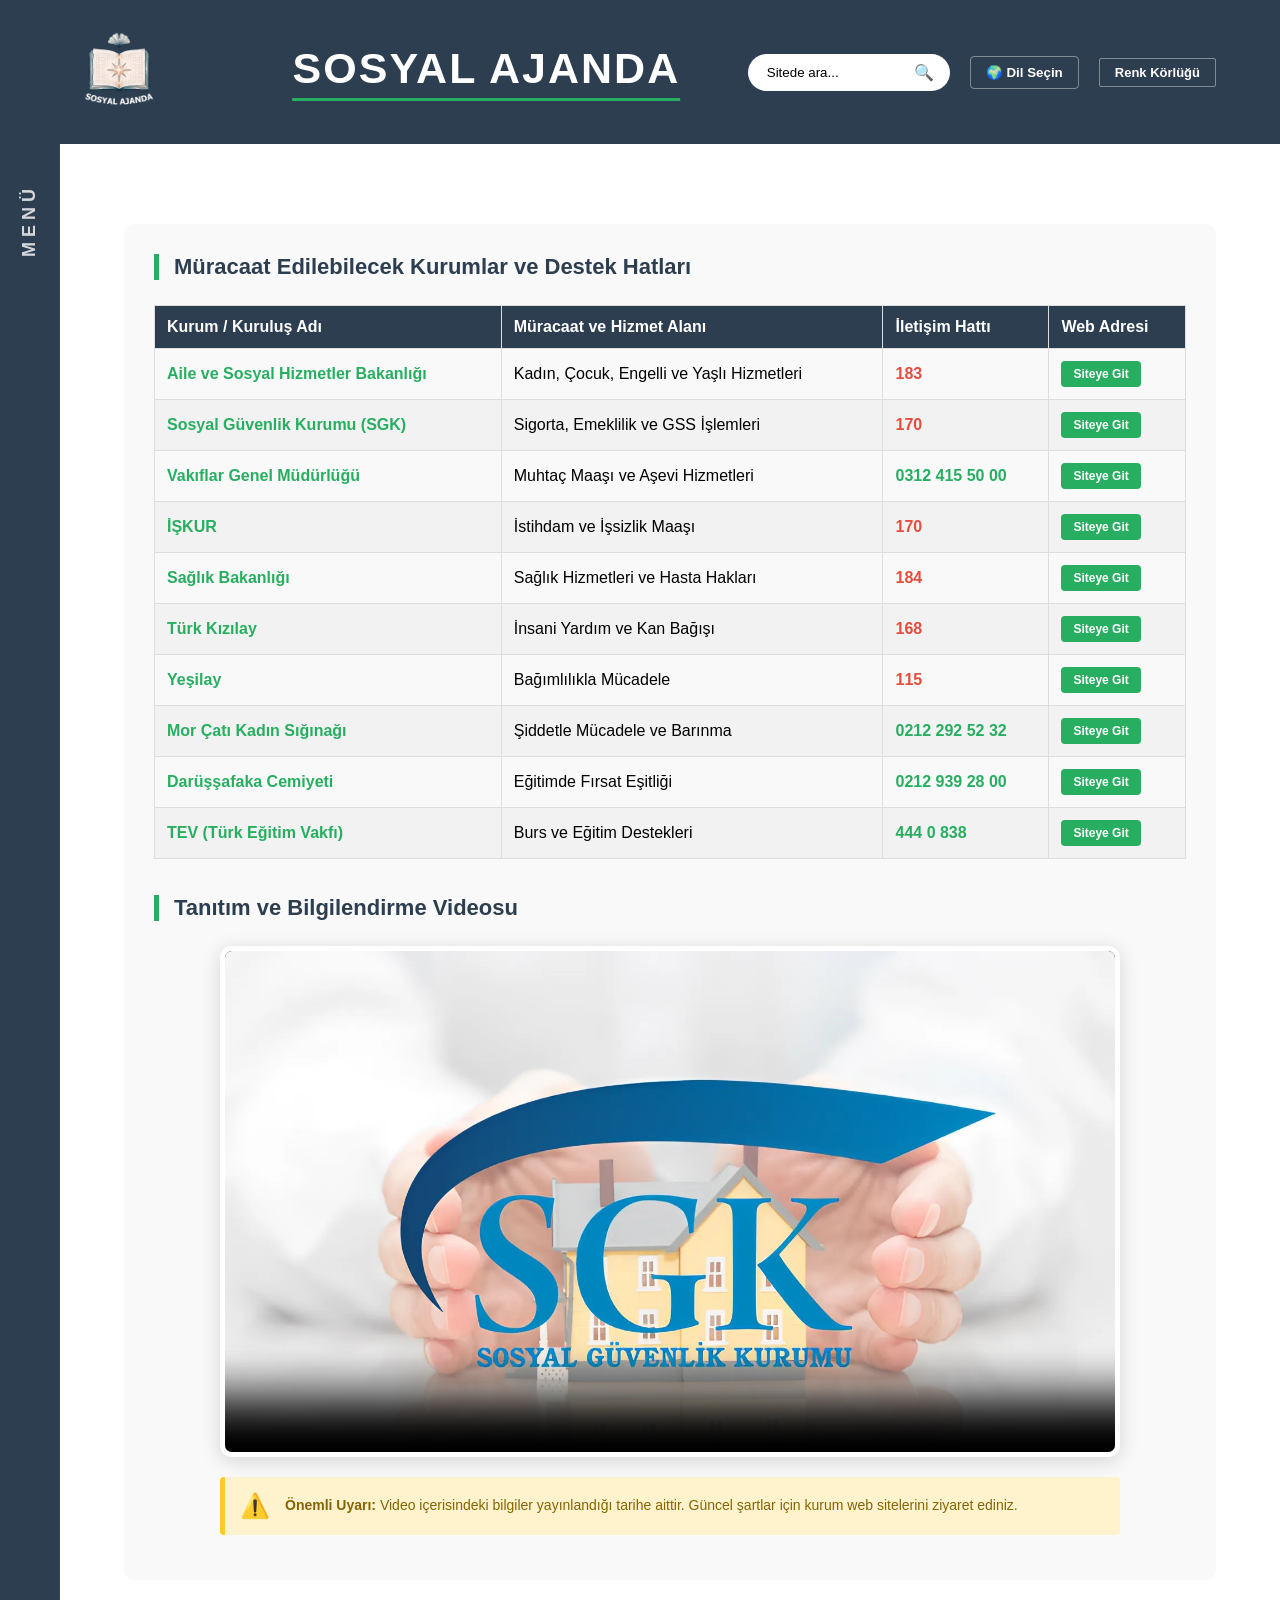
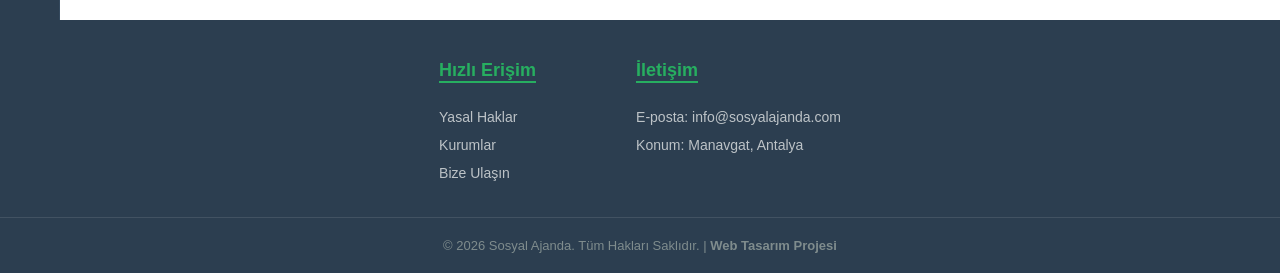
<file: kurumlar.html>
<!DOCTYPE html>
<html lang="tr">

<head>
    <meta charset="UTF-8">
    <meta name="viewport" content="width=device-width, initial-scale=1.0">
    <title>Yardımcı Kurumlar</title>
    <link rel="icon" href="gorseller/favicon.png">
    <link rel="stylesheet" href="style.css">
</head>

<body>
    <div id="web">
        <header id="banner">
            <div style="display: flex; align-items: center;">
                <a href="index.html"><img src="gorseller/SiteLogo.png" alt="logo" class="logo"></a>
                <h1>SOSYAL AJANDA</h1>
            </div>

            <div class="AnaAyarlar">
                <div class="AramaKutusu">
                    <input type="text" id="aramaInput" placeholder="Sitede ara..." autocomplete="off">
                    <button type="button" id="aramaButonu">🔍</button>
                </div>
                <nav class="DilMenuKapsayici">
                    <button class="DilAnaButon">🌍 Dil Seçin</button>
                    <div class="DilListesi">
                        <a href="javascript:void(0)" onclick="dilDegistir('en')">English</a>
                        <a href="javascript:void(0)" onclick="dilDegistir('ru')">Русский</a>
                        <a href="javascript:void(0)" onclick="dilDegistir('it')">İtaliano</a>
                        <a href="javascript:void(0)" onclick="dilDegistir('fr')">Français</a>
                        <a href="javascript:void(0)" onclick="dilDegistir('de')">Deutsch</a>
                        <a href="javascript:void(0)" onclick="dilDegistir('tr')">Türkçe</a>
                    </div>
                </nav>
                <div id="google_translate_element" style="display:none !important;"></div>
                <div class="RenkMenu">
                    <button class="RenkButon">Renk Körlüğü</button>
                    <div class="RenkSecim">
                        <input type="radio" name="renk-modu" id="NormalGörünüm" checked>
                        <label for="NormalGörünüm">Normal Görünüm</label>
                        <input type="radio" name="renk-modu" id="GriMod">
                        <label for="GriMod">Tam Renk Körlüğü (Gri)</label>
                        <input type="radio" name="renk-modu" id="KirmiziMod">
                        <label for="KirmiziMod">Protanopi (Kırmızı)</label>
                        <input type="radio" name="renk-modu" id="YesilMod">
                        <label for="YesilMod">Deuteranopi (Yeşil)</label>
                    </div>
                </div>
            </div>
        </header>

        <div id="AnaGovde">
            <aside id="menu">
                <div class="YanBaslik">MENÜ</div>
                <ul>
                    <li><a href="index.html">Anasayfa</a></li>
                    <li><a href="kurumlar.html">Yardımcı Kurumlar</a></li>
                    <li><a href="haklar.html">Yasal Haklar</a></li>
                    <li><a href="hikayeler.html">Başarı Hikayeleri</a></li>
                    <li><a href="hakkimizda.html">Hakkımızda</a></li>
                    <li><a href="iletisim.html">İletişim</a></li>
                </ul>
            </aside>

            <main id="icerik">
                <section id="BilgiKutusu">
                    <h3>Müracaat Edilebilecek Kurumlar ve Destek Hatları</h3>

                    <table class="KurumTablosu">
                        <thead>
                            <tr>
                                <th>Kurum / Kuruluş Adı</th>
                                <th>Müracaat ve Hizmet Alanı</th>
                                <th>İletişim Hattı</th>
                                <th>Web Adresi</th>
                            </tr>
                        </thead>
                        <tbody>
                            <tr>
                                <td><strong>Aile ve Sosyal Hizmetler Bakanlığı</strong></td>
                                <td>Kadın, Çocuk, Engelli ve Yaşlı Hizmetleri</td>
                                <td><span class="AloHatti">183</span></td>
                                <td><a href="https://www.aile.gov.tr" target="_blank" class="WebButon">Siteye Git</a>
                                </td>
                            </tr>
                            <tr>
                                <td><strong>Sosyal Güvenlik Kurumu (SGK)</strong></td>
                                <td>Sigorta, Emeklilik ve GSS İşlemleri</td>
                                <td><span class="AloHatti">170</span></td>
                                <td><a href="https://www.sgk.gov.tr" target="_blank" class="WebButon">Siteye Git</a>
                                </td>
                            </tr>
                            <tr>
                                <td><strong>Vakıflar Genel Müdürlüğü</strong></td>
                                <td>Muhtaç Maaşı ve Aşevi Hizmetleri</td>
                                <td><span class="KurumsalHat">0312 415 50 00</span></td>
                                <td><a href="https://www.vgm.gov.tr" target="_blank" class="WebButon">Siteye Git</a>
                                </td>
                            </tr>
                            <tr>
                                <td><strong>İŞKUR</strong></td>
                                <td>İstihdam ve İşsizlik Maaşı</td>
                                <td><span class="AloHatti">170</span></td>
                                <td><a href="https://www.iskur.gov.tr" target="_blank" class="WebButon">Siteye Git</a>
                                </td>
                            </tr>
                            <tr>
                                <td><strong>Sağlık Bakanlığı</strong></td>
                                <td>Sağlık Hizmetleri ve Hasta Hakları</td>
                                <td><span class="AloHatti">184</span></td>
                                <td><a href="https://www.saglik.gov.tr" target="_blank" class="WebButon">Siteye Git</a>
                                </td>
                            </tr>
                            <tr>
                                <td><strong>Türk Kızılay</strong></td>
                                <td>İnsani Yardım ve Kan Bağışı</td>
                                <td><span class="AloHatti">168</span></td>
                                <td><a href="https://www.kizilay.org.tr" target="_blank" class="WebButon">Siteye Git</a>
                                </td>
                            </tr>
                            <tr>
                                <td><strong>Yeşilay</strong></td>
                                <td>Bağımlılıkla Mücadele</td>
                                <td><span class="AloHatti">115</span></td>
                                <td><a href="https://www.yesilay.org.tr" target="_blank" class="WebButon">Siteye Git</a>
                                </td>
                            </tr>
                            <tr>
                                <td><strong>Mor Çatı Kadın Sığınağı</strong></td>
                                <td>Şiddetle Mücadele ve Barınma</td>
                                <td><span class="KurumsalHat">0212 292 52 32</span></td>
                                <td><a href="https://morcati.org.tr" target="_blank" class="WebButon">Siteye Git</a>
                                </td>
                            </tr>
                            <tr>
                                <td><strong>Darüşşafaka Cemiyeti</strong></td>
                                <td>Eğitimde Fırsat Eşitliği</td>
                                <td><span class="KurumsalHat">0212 939 28 00</span></td>
                                <td><a href="https://www.darussafaka.org" target="_blank" class="WebButon">Siteye
                                        Git</a></td>
                            </tr>
                            <tr>
                                <td><strong>TEV (Türk Eğitim Vakfı)</strong></td>
                                <td>Burs ve Eğitim Destekleri</td>
                                <td><span class="KurumsalHat">444 0 838</span></td>
                                <td><a href="https://www.tev.org.tr" target="_blank" class="WebButon">Siteye Git</a>
                                </td>
                            </tr>
                        </tbody>
                    </table>

                    <br><br>

                    <h3>Tanıtım ve Bilgilendirme Videosu</h3>
                    <div class="VideoAlani">
                        <video width="100%" controls poster="gorseller/SGKKapak.png">
                            <source src="videos/KurumsalVideo.mp4" type="video/mp4">
                        </video>
                    </div>

                    <div class="VideoUyarisi">
                        <span class="UyarıIkon">⚠️</span>
                        <p class="UyarıMetni">
                            <strong>Önemli Uyarı:</strong> Video içerisindeki bilgiler yayınlandığı tarihe aittir.
                            Güncel şartlar için kurum web sitelerini ziyaret ediniz.
                        </p>
                    </div>
                </section>
            </main>
        </div>

        <footer>
            <div class="AltIcerik">
                <div class="AltSutun">
                    <h4>Hızlı Erişim</h4>
                    <ul>
                        <li><a href="haklar.html">Yasal Haklar</a></li>
                        <li><a href="kurumlar.html">Kurumlar</a></li>
                        <li><a href="iletisim.html">Bize Ulaşın</a></li>
                    </ul>
                </div>
                <div class="AltSutun">
                    <h4>İletişim</h4>
                    <p>E-posta: info@sosyalajanda.com</p>
                    <p>Konum: Manavgat, Antalya</p>
                </div>
            </div>
            <hr>
            <div class="TelifYazisi">
                <p>&copy; 2026 Sosyal Ajanda. Tüm Hakları Saklıdır. | <strong>Web Tasarım Projesi</strong></p>
            </div>
        </footer>
    </div>
    <script src="https://translate.google.com/translate_a/element.js?cb=googleTranslateElementInit"></script>
    <script src="script.js"></script>
</body>

</html>
</file>
<file: style.css>
* {
    margin: 0;
    padding: 0;
    box-sizing: border-box;
}

body {
    font-family: 'Segoe UI', Tahoma, Geneva, Verdana, sans-serif;
    background-color: #fff;
    overflow-x: hidden;
    width: 100%;
    top: 0 !important;
}

#web {
    display: flex;
    flex-direction: column;
    min-height: 100vh;
    width: 100%;
    transition: filter 0.3s ease;
}

body:has(#GriMod:checked) #web {
    filter: grayscale(100%);
}

body:has(#KirmiziMod:checked) #web {
    filter: sepia(50%) hue-rotate(-50deg) saturate(200%);
}

body:has(#YesilMod:checked) #web {
    filter: hue-rotate(90deg) saturate(150%);
}

#banner {
    display: flex;
    justify-content: space-between;
    align-items: center;
    padding: 15px 5%;
    background-color: #2c3e50;
    color: white;
    width: 100%;
    position: relative;
}

#banner .logo {
    width: 110px;
    height: auto;
}

#banner h1 {
    font-size: 43px;
    letter-spacing: 2px;
    color: #ffffff;
    border-bottom: 3px solid #27ae60;
    display: inline-block;
    padding-bottom: 5px;
    position: absolute;
    left: 38%;
    transform: translateX(-50%);
    margin: 0;
    white-space: nowrap;
}

.Slogan {
    color: rgba(255, 255, 255, 0.5);
    font-style: italic;
    font-size: 30px;
    margin-left: 20px;
    position: relative;
}

.Slogan::before,
.Slogan::after {
    content: "";
    display: inline-block;
    width: 30px;
    height: 1px;
    background: rgba(255, 255, 255, 0.2);
    vertical-align: middle;
    margin: 0 10px;
}

.AnaAyarlar {
    display: flex;
    gap: 20px;
    align-items: center;
    margin-left: auto;
}

.AramaKutusu {
    position: relative;
    display: flex;
    align-items: center;
    background: #ffffff !important;
    border: 1px solid rgba(255, 255, 255, 0.3);
    border-radius: 20px;
    padding: 2px 10px;
    transition: 0.3s;
}

.AramaKutusu:focus-within {
    border-color: #2e7d32;
    box-shadow: 0 0 8px rgba(46, 125, 50, 0.4);
}

#aramaInput {
    background: transparent;
    border: none;
    color: black;
    padding: 8px;
    outline: none;
    width: 150px;
}

#aramaInput::placeholder {
    opacity: 1;
    color: black;
}

#aramaButonu {
    background: transparent;
    border: none;
    cursor: pointer;
    font-size: 16px;
    padding: 0 5px;
}

.AramaOnerileri {
    display: none;
    position: absolute;
    top: 110%;
    left: 0;
    width: 100%;
    background: #2c3e50;
    border-radius: 8px;
    box-shadow: 0 4px 12px rgba(0,0,0,0.5);
    z-index: 1001;
    overflow: hidden;
}

.AramaOnerileri div a {
    color: white;
    padding: 10px 15px;
    display: block;
    text-decoration: none;
    font-size: 14px;
    transition: 0.2s;
}

.AramaOnerileri div a:hover {
    background: #2e7d32;
    padding-left: 20px;
}

.nav,
.AnaAyarlar nav {
    cursor: pointer;
    font-size: 14px;
    font-weight: bold;
    padding: 0 !important;
    border: none !important;
    outline: none !important;
    background: transparent !important;
    display: inline-block;
}

.DilMenuKapsayici {
    position: relative;
    display: inline-block;
}

.DilAnaButon,
#dilBtn {
    background: transparent;
    border: 1px solid rgba(255, 255, 255, 0.4);
    color: white;
    padding: 8px 15px;
    cursor: pointer;
    font-weight: bold;
    border-radius: 4px;
    transition: 0.3s;
    outline: none;
}

.DilAnaButon:hover,
#dilBtn:hover {
    border-color: #2e7d32;
}

.DilListesi {
    display: none;
    position: absolute;
    background-color: #2c3e50;
    min-width: 120px;
    box-shadow: 0px 8px 16px rgba(0,0,0,0.2);
    z-index: 1000;
    border-radius: 4px;
    margin-top: 5px;
}

.DilListesi a {
    color: white;
    padding: 10px 15px;
    text-decoration: none;
    display: block;
    font-size: 14px;
    transition: 0.2s;
}

.DilListesi a:hover {
    background-color: #2e7d32;
}

#dilBtn b {
    color: #2e7d32;
}

.RenkMenu {
    position: relative;
}

.RenkButon {
    background: transparent;
    color: white;
    border: 1px solid rgba(255, 255, 255, 0.4);
    padding: 6px 15px;
    border-radius: 2px;
    cursor: pointer;
    font-size: 13px;
    font-weight: bold;
    transition: 0.3s;
}

.RenkButon:hover {
    background: #27ae60;
    border-color: #27ae60;
}

.RenkSecim {
    display: none;
    position: absolute;
    top: 100%;
    right: 0;
    background: #ffffff;
    min-width: 220px;
    padding: 10px;
    box-shadow: 0 5px 20px rgba(0, 0, 0, 0.3);
    z-index: 1000;
    border: 1px solid #ddd;
}

.RenkMenu:hover .RenkSecim {
    display: block;
}

.RenkSecim input {
    display: none;
}

.RenkSecim label {
    display: block;
    padding: 10px;
    margin-bottom: 5px;
    background: #f1f1f1;
    color: #333;
    cursor: pointer;
    font-size: 12px;
    text-align: center;
    transition: 0.2s;
}

.RenkSecim input:checked + label {
    background: #27ae60;
    color: white;
    font-weight: bold;
}

#AnaGovde {
    display: flex;
    flex: 1;
    width: 100%;
}

#menu {
    width: 60px;
    background-color: #2c3e50;
    color: white;
    transition: width 0.4s;
    display: flex;
    flex-direction: column;
    padding: 20px 0;
    cursor: pointer;
    border-right: 1px solid #34495e;
}

#menu:hover {
    width: 260px;
    padding: 20px;
}

.YanBaslik {
    writing-mode: vertical-rl;
    text-orientation: mixed;
    transform: rotate(180deg);
    font-weight: bold;
    font-size: 18px;
    letter-spacing: 5px;
    margin: 20px auto;
    opacity: 0.8;
}

#menu:hover .YanBaslik {
    writing-mode: horizontal-tb;
    transform: rotate(0);
    margin: 0 0 20px 0;
    letter-spacing: 2px;
    border-bottom: 2px solid #27ae60;
    width: fit-content;
    opacity: 1;
}

#menu ul {
    opacity: 0;
    visibility: hidden;
    list-style: none;
    margin-top: 20px;
}

#menu:hover ul {
    opacity: 1;
    visibility: visible;
}

#menu li {
    padding: 15px 0;
    border-bottom: 1px solid rgba(255, 255, 255, 0.1);
}

#menu a {
    color: #ecf0f1;
    text-decoration: none;
    font-weight: 500;
    display: block;
}

#menu a:hover {
    color: #27ae60;
    padding-left: 10px;
    transition: 0.2s;
}

#icerik {
    flex: 1;
    padding: 40px 5%;
}

#Slider {
    width: 100%;
    max-width: 1100px;
    margin: 0 auto 30px;
    text-align: center;
}

#Slider img {
    display: none;
    width: 100%;
    height: 500px;
    object-fit: cover;
    border-radius: 12px;
}

#Slider img.aktif {
    display: block;
}

.tus {
    display: flex;
    justify-content: center;
    align-items: center;
    gap: 20px;
    margin-top: 25px;
}

.tus button {
    background: #fff;
    border: 1px solid #ddd;
    padding: 10px 25px;
    border-radius: 8px;
    cursor: pointer;
    font-size: 18px;
}

#BilgiKutusu {
    margin-top: 40px;
    padding: 30px;
    background-color: #f9f9f9;
    border-radius: 10px;
}

#BilgiKutusu h3 {
    color: #2c3e50;
    font-size: 22px;
    font-weight: 700;
    border-left: 5px solid #27ae60;
    padding-left: 15px;
    margin-bottom: 25px;
}

#BilgiKutusu li {
    position: relative;
    padding-left: 25px;
    margin-bottom: 20px;
    line-height: 1.6;
    color: #444;
    font-size: 16px;
    list-style: none;
}

#BilgiKutusu li::before {
    content: "•";
    color: #27ae60;
    font-size: 24px;
    position: absolute;
    left: 0;
    top: -5px;
}

.HaklarUstBaslik {
    margin-bottom: 40px;
    border-bottom: 2px solid #27ae60;
    padding-bottom: 15px;
}

.HaklarUstBaslik h3 {
    font-size: 26px;
    color: #2c3e50;
    margin-bottom: 10px;
}

.HaklarGrid {
    display: grid;
    grid-template-columns: repeat(3, 1fr);
    gap: 20px;
    margin-top: 20px;
}

.HakKart {
    background: #ffffff;
    border-top: 4px solid #27ae60;
    border-radius: 8px;
    padding: 20px;
    box-shadow: 0 3px 10px rgba(0, 0, 0, 0.1);
    transition: transform 0.3s;
}

.HakKart:hover {
    transform: translateY(-5px);
}

.KartBaslik {
    font-size: 17px;
    font-weight: bold;
    color: #2c3e50;
    margin-bottom: 12px;
    border-bottom: 1px solid #eee;
    padding-bottom: 10px;
}

.HakKart ul {
    list-style: none;
    padding: 0;
}

.HakKart li {
    font-size: 14px;
    color: #555;
    margin-bottom: 8px;
    position: relative;
    padding-left: 18px;
    line-height: 1.4;
}

.HakKart li::before {
    content: "•";
    color: #27ae60;
    position: absolute;
    left: 0;
    font-weight: bold;
}

.KartLinkler {
    display: flex;
    justify-content: space-between;
    align-items: center;
    margin-top: 15px;
    padding-top: 12px;
    border-top: 1px dashed #ddd;
}

.DetayBtn {
    background: #27ae60;
    color: white !important;
    padding: 6px 12px;
    border-radius: 4px;
    font-size: 12px;
    text-decoration: none;
    font-weight: bold;
    transition: 0.3s;
}

.DetayBtn:hover {
    background: #219150;
}

.BilgiLink {
    color: #2c3e50;
    font-size: 11px;
    text-decoration: underline;
}

#AtaturkSözü {
    margin-top: 60px;
    margin-bottom: 40px;
    width: 100%;
}

.SozIcerik {
    background-color: #fcfcfc;
    border-left: 6px solid #27ae60;
    border-radius: 4px;
    padding: 30px 40px;
    position: relative;
}

.Tirnak {
    font-size: 80px;
    color: rgba(39, 174, 96, 0.1);
    font-family: 'Georgia', serif;
    position: absolute;
    top: -15px;
    left: 15px;
}

.SozIcerik blockquote {
    font-size: 20px;
    font-weight: 600;
    color: #2c3e50;
    line-height: 1.6;
    margin-bottom: 15px;
    font-style: italic;
}

.YazarIsmi {
    text-align: right;
    font-size: 15px;
    color: #7f8c8d;
}

.IletisimKapsayici {
    display: flex;
    gap: 30px;
    margin-top: 20px;
    flex-wrap: wrap;
}

.FormAlani,
.HaritaAlani {
    flex: 1;
    min-width: 300px;
}

.FormGrup {
    border: 1px solid #ddd;
    padding: 20px;
    border-radius: 4px;
}

.FormBaslik {
    font-weight: bold;
    color: #27ae60;
    padding: 0 10px;
}

.FormSatir {
    margin-bottom: 15px;
}

.FormSatir label {
    display: block;
    margin-bottom: 5px;
    font-size: 14px;
}

.FormSatir input,
.FormSatir select,
.FormSatir textarea {
    width: 100%;
    padding: 10px;
    border: 1px solid #ccc;
    outline: none;
}

.FormButon {
    background-color: #27ae60;
    color: white;
    width: 100%;
    cursor: pointer;
    border: none;
    padding: 10px;
    font-weight: bold;
}

footer {
    width: 100%;
    background-color: #2c3e50;
    color: white;
    padding: 40px 0 20px 0;
    margin-top: auto;
    display: block;
    clear: both;
}

.AltIcerik {
    display: flex;
    justify-content: center;
    gap: 100px;
    max-width: 1200px;
    margin: 0 auto 30px auto;
}

.AltSutun h4 {
    color: #27ae60;
    margin-bottom: 20px;
    font-size: 18px;
    border-bottom: 2px solid #27ae60;
    display: inline-block;
}

.AltSutun p,
.AltSutun li {
    font-size: 14px;
    color: #bdc3c7;
    line-height: 2;
    list-style: none;
}

.AltSutun a {
    color: #bdc3c7;
    text-decoration: none;
}

.AltSutun a:hover {
    color: #27ae60;
}

footer hr {
    border: 0;
    border-top: 1px solid rgba(255, 255, 255, 0.1);
    margin-bottom: 20px;
}

.TelifYazisi {
    text-align: center;
    font-size: 13px;
    color: #7f8c8d;
}

.KurumTablosu {
    width: 100%;
    border-collapse: collapse;
    margin-top: 20px;
}

.KurumTablosu th,
.KurumTablosu td {
    border: 1px solid #ddd;
    padding: 12px;
    text-align: left;
}

.KurumTablosu th {
    background-color: #2c3e50;
    color: white;
}

.KurumTablosu tr:nth-child(even) {
    background-color: #f2f2f2;
}

.KurumTablosu tr:hover {
    background-color: #ddd;
}

.KurumTablosu strong {
    color: #27ae60;
}

.AloHatti {
    color: #e74c3c;
    font-weight: bold;
}

.KurumsalHat {
    color: #27ae60;
    font-weight: bold;
}

.VideoAlani {
    margin: 20px auto;
    border: 5px solid #fff;
    border-radius: 12px;
    overflow: hidden;
    box-shadow: 0 4px 20px rgba(0, 0, 0, 0.15);
    background: #000;
    max-width: 900px;
}

.VideoAlani video {
    display: block;
    width: 100%;
    height: auto;
    aspect-ratio: 16 / 9;
    object-fit: cover;
}

.VideoUyarisi {
    margin: 15px auto;
    padding: 15px;
    background-color: #fff3cd;
    border-left: 5px solid #ffca28;
    border-radius: 4px;
    max-width: 900px;
    display: flex;
    align-items: center;
    gap: 15px;
}

.UyarıIkon {
    font-size: 24px;
}

.UyarıMetni {
    color: #856404;
    font-size: 14px;
    line-height: 1.5;
    font-weight: 500;
}

.WebButon {
    display: inline-block;
    padding: 6px 12px;
    background-color: #27ae60;
    color: white !important;
    text-decoration: none;
    border-radius: 4px;
    font-size: 12px;
    font-weight: bold;
    transition: background 0.3s;
}

.WebButon:hover {
    background-color: #219150;
}

.HikayeKapsayici {
    background-color: #fff;
    padding: 25px;
    border-radius: 8px;
    border-left: 6px solid #27ae60;
    box-shadow: 0 4px 15px rgba(0, 0, 0, 0.05);
    margin-top: 20px;
    margin-bottom: 30px;
}

.SesKutusu {
    margin-top: 15px;
    padding: 15px;
    background-color: #f8f9fa;
    border-radius: 8px;
    border: 1px solid #eee;
    width: 100%;
    max-width: 600px;
}

.SesKutusu p {
    font-size: 14px;
    font-weight: bold;
    color: #27ae60;
    margin-bottom: 8px;
}

audio {
    width: 100%;
    height: 45px;
    outline: none;
    display: block;
    border-radius: 20px;
}

audio::-webkit-media-controls-panel {
    background-color: #f1f1f1;
}

.KisaNot {
    margin-top: 30px;
    padding: 15px;
    background-color: #e8f5e9;
    border-radius: 6px;
    font-size: 14px;
    color: #2e7d32;
    border: 1px dashed #27ae60;
}

.MisyonKutusu {
    border-left-color: #2980b9;
    margin-top: 15px;
}

.VizyonKutusu {
    border-left-color: #f1c40f;
    margin-top: 15px;
}

.KartAlani {
    display: flex;
    justify-content: space-between;
    gap: 20px;
    margin: 30px 0;
    flex-wrap: wrap;
}

.Kart {
    flex: 1;
    min-width: 250px;
    background: #fff;
    padding: 25px;
    border-radius: 10px;
    border-left: 6px solid #27ae60;
    box-shadow: 0 4px 15px rgba(0, 0, 0, 0.05);
    text-align: center;
    transition: transform 0.3s ease;
}

.Kart:hover {
    transform: translateY(-5px);
}

.Kart i {
    font-size: 40px;
    display: block;
    margin-bottom: 10px;
}

.ErisilebilirlikBar {
    margin-top: 40px;
    display: flex;
    gap: 20px;
    justify-content: center;
    flex-wrap: wrap;
}

.AksiyonKart {
    background: #2c3e50;
    color: white;
    padding: 15px 25px;
    border-radius: 12px;
    display: flex;
    align-items: center;
    gap: 15px;
    min-width: 300px;
}

.AksiyonKart .Simge {
    font-size: 30px;
}

.AksiyonKart .Yazi {
    display: flex;
    flex-direction: column;
}

.AksiyonKart .Yazi strong {
    font-size: 18px;
    color: #27ae60;
}

.AksiyonKart .Yazi span {
    font-size: 12px;
    color: #bdc3c7;
}

.AramaBtn {
    margin-left: auto;
    background: white;
    color: #2c3e50 !important;
    padding: 8px 15px;
    border-radius: 20px;
    text-decoration: none;
    font-weight: bold;
    font-size: 12px;
}

@media (max-width: 1200px) {
    #banner h1 {
        font-size: 32px;
        left: 45%;
    }
    .Slogan {
        font-size: 22px;
    }
}

@media (max-width: 992px) {
    #banner h1 {
        font-size: 26px;
        position: static;
        transform: none;
    }
    #banner {
        flex-direction: column;
        gap: 10px;
    }
    .AnaAyarlar {
        margin-left: 0;
        width: 100%;
        justify-content: center;
        flex-wrap: wrap;
    }
    .HaklarGrid {
        grid-template-columns: repeat(2, 1fr);
    }
    #menu:hover {
        width: 60px;
    }
    .AltIcerik {
        gap: 40px;
    }
}

@media (max-width: 768px) {
    #AnaGovde {
        flex-direction: column;
    }
    #menu {
        width: 100%;
        height: auto;
        flex-direction: row;
        justify-content: center;
        border-right: none;
        border-bottom: 1px solid #34495e;
    }
    .YanBaslik {
        display: none;
    }
    #menu ul {
        opacity: 1;
        visibility: visible;
        display: flex;
        margin: 0;
    }
    #menu li {
        border-bottom: none;
        padding: 10px;
    }
    .HaklarGrid,
    .IletisimKapsayici {
        grid-template-columns: 1fr;
    }
    #Slider img {
        height: 300px;
    }
    .AltIcerik {
        flex-direction: column;
        align-items: center;
        text-align: center;
    }
}

@media (max-width: 480px) {
    #banner h1 {
        font-size: 20px;
    }
    .Slogan {
        display: none;
    }
    .AramaKutusu input {
        width: 80px;
    }
    #ai-chat-window {
        width: 90%;
        right: 5%;
    }
}

#google_translate_element,
.skiptranslate,
.goog-te-banner-frame {
    display: none !important;
}

.goog-te-combo {
    display: none !important;
}
</file>
